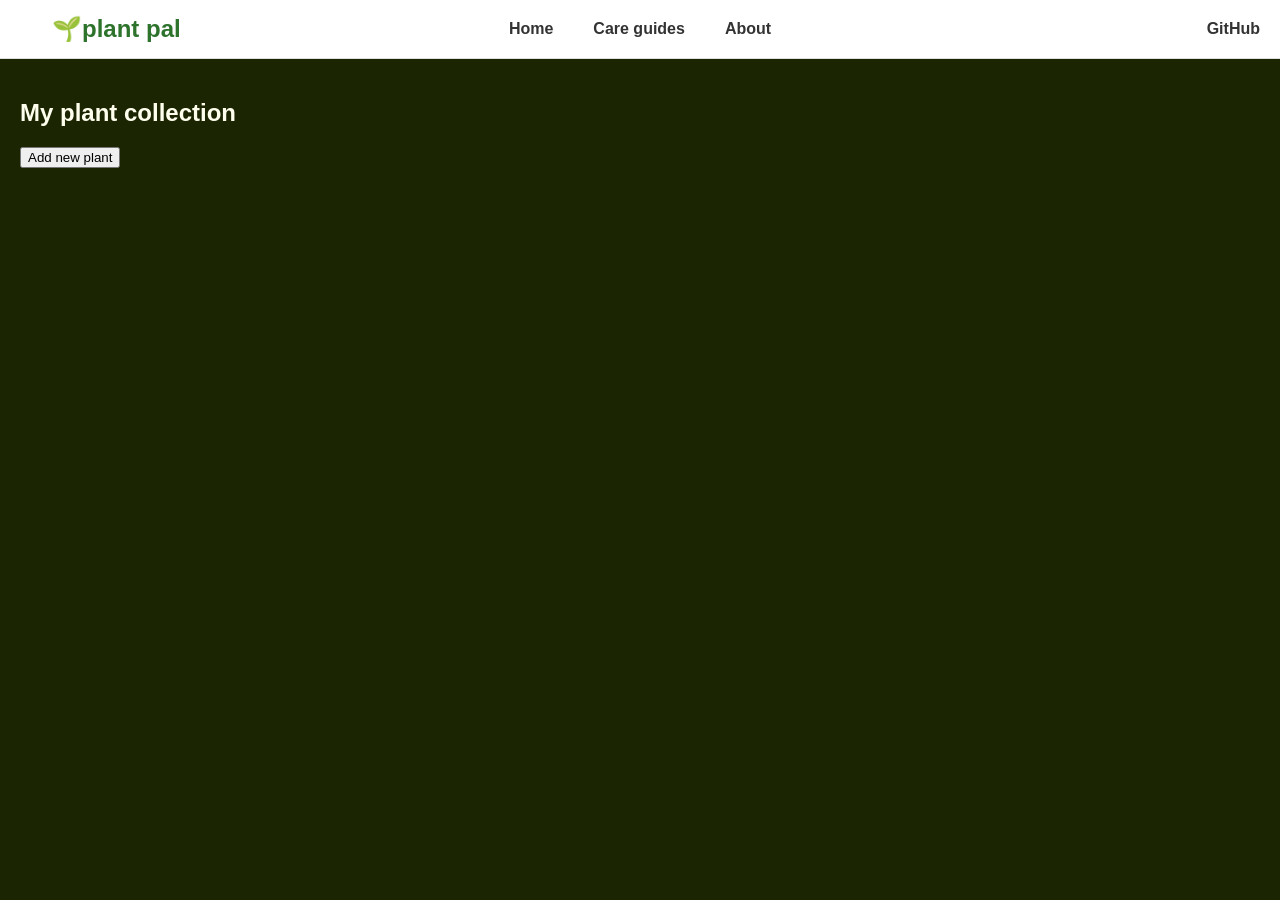
<file: index.html>
<!DOCTYPE html>
<html lang="en">
<head>
  <meta charset="UTF-8">
  <meta name="viewport" content="width=device-width, initial-scale=1.0">
  <title>plantpal - find your perfect plantcompanion</title>
  <link rel="stylesheet" href="styles.css">
  <link href="https://fonts.google.com/">
</head>
<body>


  <!-- navigation Header -->
  <header class="navbar">
    <a href="index.html"  class="logo">
      <svg width="24" height="24" viewBox="0 0 24 24" fill="none" stroke="current color" stroke-width="2" ><path d="m11 20A7 0 0 1 9.8 6.1C15.5 17 4.4 19 2c1 2 2 4.1 2 9 0 5-4 9-10 9z"/></svg>
<span> 🌱plant pal</span>

    </a>
    <nav>
      <a href="index.html">Home</a>
      <a href="care-guides.html">Care guides</a>
      <a href="about.html">About</a>
      <a class="github-link" href="https://github.com/wanguisandrak-crypto/plant-pal" target="_blank" rel="noopener noreferrer">GitHub</a>
    </nav>

 </header>
<main>
<section id="dashboard">
  <h2>My plant collection</h2>
  <button id="addplant-btn" type="button">Add new plant</button>
  <div id="plant-container" class="plant-grid"></div>
  <section id="plantform-modal" class="modal hidden" aria-label="Add a plant">
    <div class="modal-content">
      <button type="button" id="close-btn" class="close-btn" aria-label="Close">&times;</button>
      <form id="plantform">
        <input type="text" id="plant-name" placeholder="Plant name" aria-label="Plant name" required>
        <input type="text" id="plant-species" placeholder="Plant species" aria-label="Plant species" required>
        <input type="text" id="plant-location" placeholder="Location" aria-label="Location" required>
        <input type="number" id="water-frequency" placeholder="Watering frequency (days)" aria-label="Watering frequency in days" required>
        <button type="submit" id="addplant">Add plant</button>
      </form>
    </div>
  </section>
  </section>
</main>

<script src="script.js"></script>

</body>
</html>
</file>
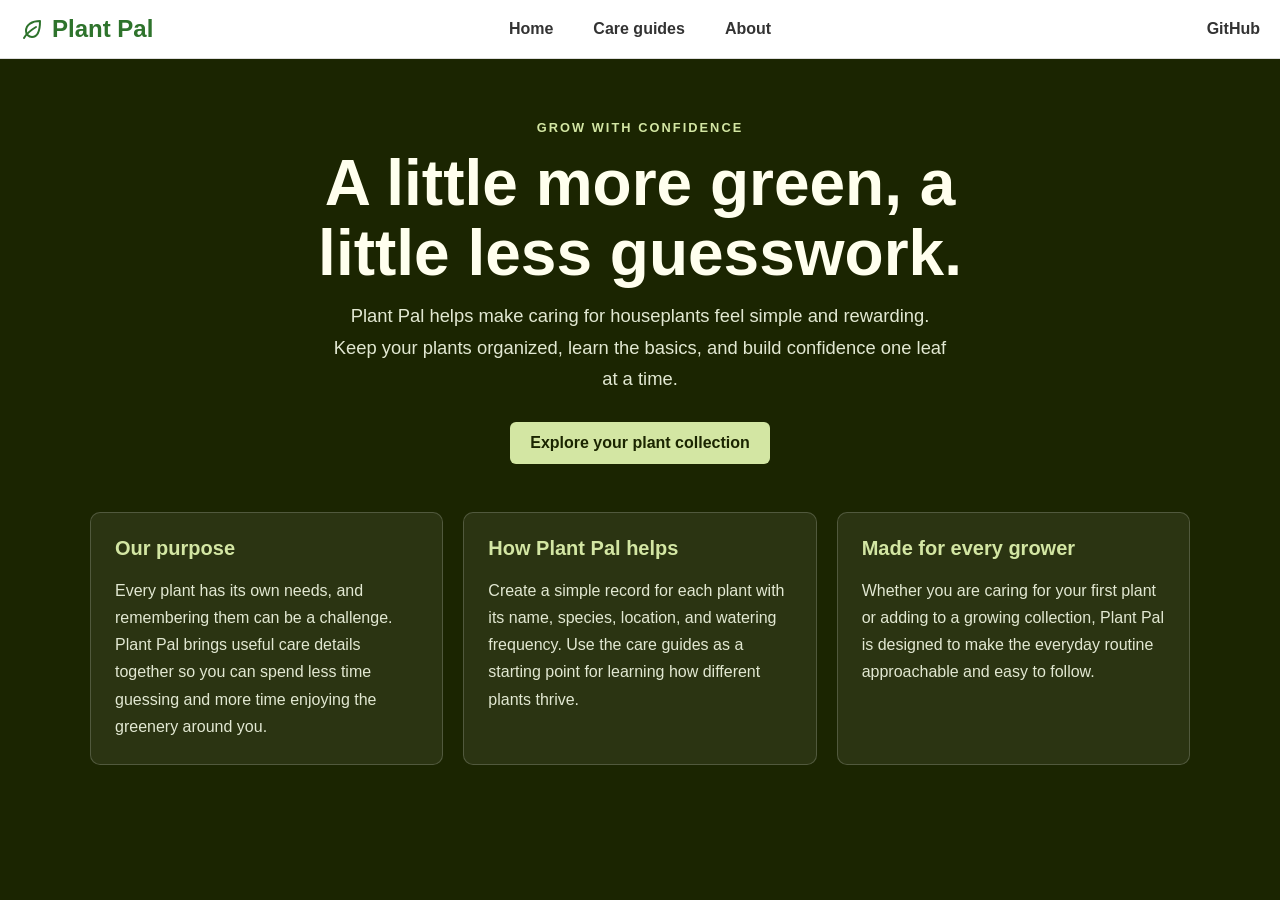
<file: about.html>
<!DOCTYPE html>
<html lang="en">
<head>
  <meta charset="UTF-8">
  <meta name="viewport" content="width=device-width, initial-scale=1.0">
  <title>About Plant Pal</title>
  <link rel="stylesheet" href="styles.css">

</head>
<body>
  
  <header class="navbar">
    <a class="logo" href="index.html">
      <svg aria-hidden="true" focusable="false" width="24" height="24" viewBox="0 0 24 24" fill="none" stroke="currentColor" stroke-width="2" stroke-linecap="round" stroke-linejoin="round">
        <path d="M20 4c-8 0-14 3.5-14 10a6 6 0 0 0 6 6c6.5 0 8-8 8-16Z"/>
        <path d="M4 21c3-5 7-8 12-11"/>
      </svg>
      <span>Plant Pal</span>
    </a>


    <nav>
      <a href="index.html">Home</a>
      <a href="care-guides.html">Care guides</a>
      <a href="about.html" aria-current="page">About</a>
      <a class="github-link" href="https://github.com/wanguisandrak-crypto/plant-pal" target="_blank" rel="noopener noreferrer">GitHub</a>
    </nav>


  </header>
  <main class="about-page">
    <section class="about-hero" aria-labelledby="about-title">
      <p class="about-eyebrow">GROW WITH CONFIDENCE</p>
      <h1 id="about-title">A little more green, a little less guesswork.</h1>
      <p class="about-intro">Plant Pal helps make caring for houseplants feel simple and rewarding. Keep your plants organized, learn the basics, and build confidence one leaf at a time.</p>
      <a class="about-cta" href="index.html">Explore your plant collection</a>
    </section>


    <section class="about-details" aria-label="About Plant Pal">
      <article class="about-card">
        <h2>Our purpose</h2>
        <p>Every plant has its own needs, and remembering them can be a challenge. Plant Pal brings useful care details together so you can spend less time guessing and more time enjoying the greenery around you.</p>
      </article>

      <article class="about-card">
        <h2>How Plant Pal helps</h2>
        <p>Create a simple record for each plant with its name, species, location, and watering frequency. Use the care guides as a starting point for learning how different plants thrive.</p>
      </article>
      
      <article class="about-card">
        <h2>Made for every grower</h2>
        <p>Whether you are caring for your first plant or adding to a growing collection, Plant Pal is designed to make the everyday routine approachable and easy to follow.</p>
      </article>
    </section>
  </main>


</body>
</html>
</file>
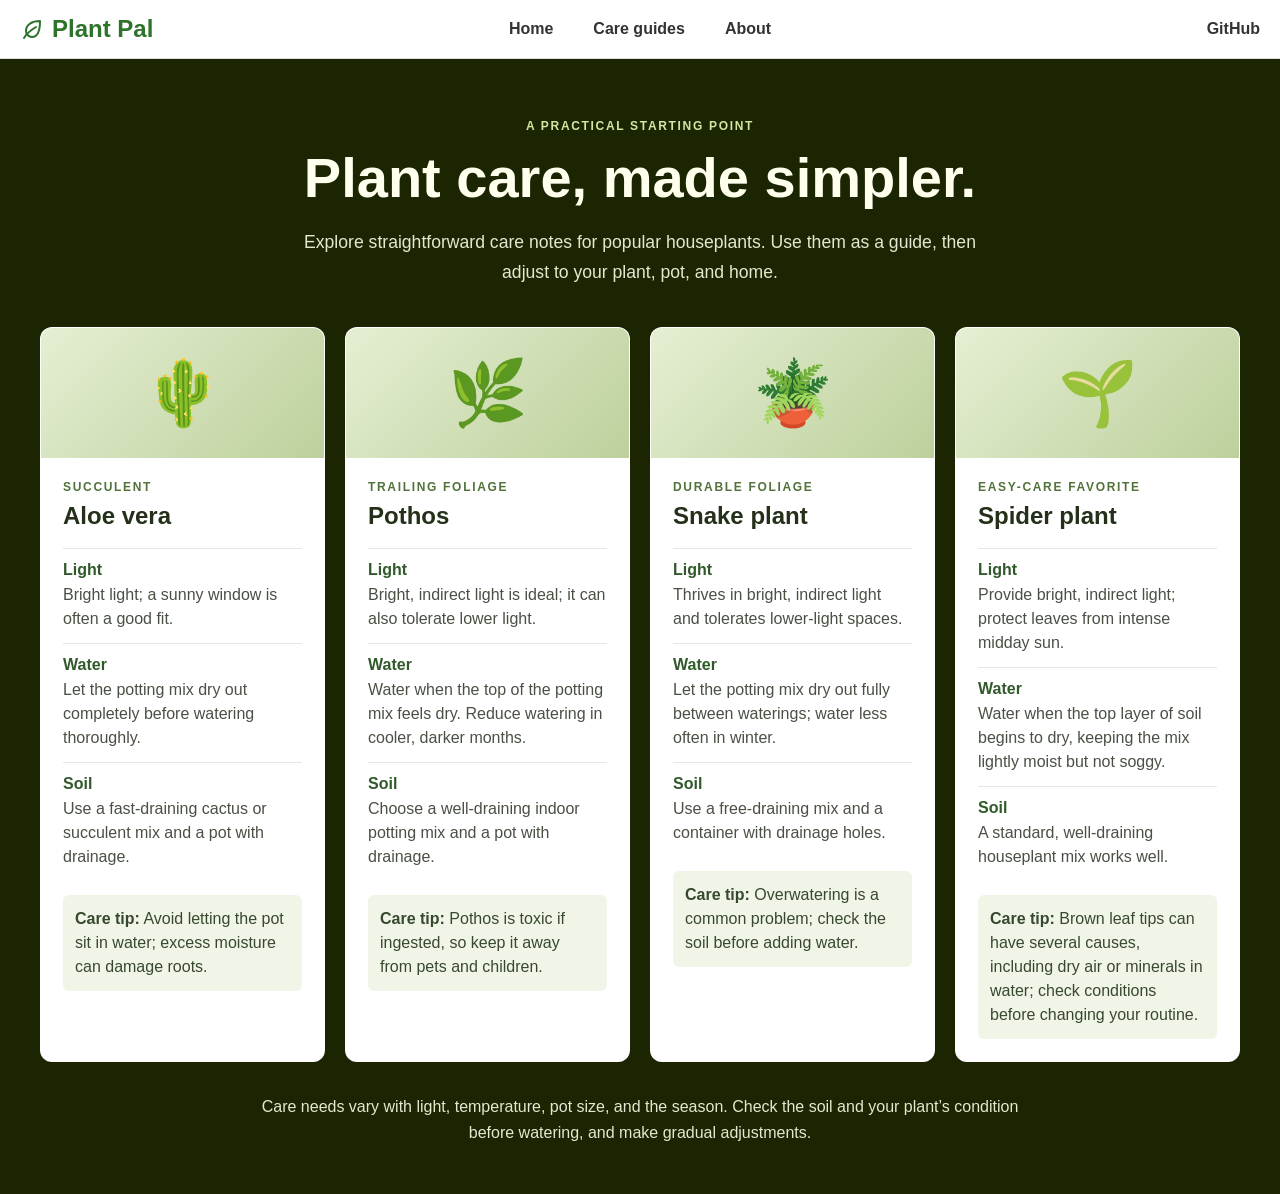
<file: care-guides.html>
<!DOCTYPE html>
<html lang="en">
<head>
  <meta charset="UTF-8">
  <meta name="viewport" content="width=device-width, initial-scale=1.0">
  <meta name="description" content="Practical indoor plant care guides for aloe vera, pothos, snake plants, and spider plants.">
  <title>Plant Care Guides | Plant Pal</title>
  <link rel="stylesheet" href="styles.css">
</head>
<body>
  <header class="navbar">
    <a class="logo" href="index.html">
      <svg aria-hidden="true" focusable="false" width="24" height="24" viewBox="0 0 24 24" fill="none" stroke="currentColor" stroke-width="2" stroke-linecap="round" stroke-linejoin="round">
        <path d="M20 4c-8 0-14 3.5-14 10a6 6 0 0 0 6 6c6.5 0 8-8 8-16Z"/>
        <path d="M4 21c3-5 7-8 12-11"/>
      </svg>
      <span>Plant Pal</span>
    </a>
    <nav>
      <a href="index.html">Home</a>
      <a href="care-guides.html" aria-current="page">Care guides</a>
      <a href="about.html">About</a>
      <a class="github-link" href="https://github.com/wanguisandrak-crypto/plant-pal" target="_blank" rel="noopener noreferrer">GitHub</a>
    </nav>
  </header>
  <main class="care-guides-page">
    <section class="care-guides-hero" aria-labelledby="care-guides-title">
      <p class="care-guides-eyebrow">A PRACTICAL STARTING POINT</p>
      <h1 id="care-guides-title">Plant care, made simpler.</h1>
      <p>Explore straightforward care notes for popular houseplants. Use them as a guide, then adjust to your plant, pot, and home.</p>
    </section>

    <section class="care-guides-grid" aria-label="Plant care guides">
      <article class="care-guide-card">
        <div class="care-guide-visual" aria-hidden="true">🌵</div>
        <div class="care-guide-content">
          <p class="care-guide-type">SUCCULENT</p>
          <h2>Aloe vera</h2>
          <dl class="care-guide-facts">
            <div><dt>Light</dt><dd>Bright light; a sunny window is often a good fit.</dd></div>
            <div><dt>Water</dt><dd>Let the potting mix dry out completely before watering thoroughly.</dd></div>
            <div><dt>Soil</dt><dd>Use a fast-draining cactus or succulent mix and a pot with drainage.</dd></div>
          </dl>
          <p class="care-guide-tip"><strong>Care tip:</strong> Avoid letting the pot sit in water; excess moisture can damage roots.</p>
        </div>
      </article>

      <article class="care-guide-card">
        <div class="care-guide-visual" aria-hidden="true">🌿</div>
        <div class="care-guide-content">
          <p class="care-guide-type">TRAILING FOLIAGE</p>
          <h2>Pothos</h2>
          <dl class="care-guide-facts">
            <div><dt>Light</dt><dd>Bright, indirect light is ideal; it can also tolerate lower light.</dd></div>
            <div><dt>Water</dt><dd>Water when the top of the potting mix feels dry. Reduce watering in cooler, darker months.</dd></div>
            <div><dt>Soil</dt><dd>Choose a well-draining indoor potting mix and a pot with drainage.</dd></div>
          </dl>
          <p class="care-guide-tip"><strong>Care tip:</strong> Pothos is toxic if ingested, so keep it away from pets and children.</p>
        </div>
      </article>

      <article class="care-guide-card">
        <div class="care-guide-visual" aria-hidden="true">🪴</div>
        <div class="care-guide-content">
          <p class="care-guide-type">DURABLE FOLIAGE</p>
          <h2>Snake plant</h2>
          <dl class="care-guide-facts">
            <div><dt>Light</dt><dd>Thrives in bright, indirect light and tolerates lower-light spaces.</dd></div>
            <div><dt>Water</dt><dd>Let the potting mix dry out fully between waterings; water less often in winter.</dd></div>
            <div><dt>Soil</dt><dd>Use a free-draining mix and a container with drainage holes.</dd></div>
          </dl>
          <p class="care-guide-tip"><strong>Care tip:</strong> Overwatering is a common problem; check the soil before adding water.</p>
        </div>
      </article>

      <article class="care-guide-card">
        <div class="care-guide-visual" aria-hidden="true">🌱</div>
        <div class="care-guide-content">
          <p class="care-guide-type">EASY-CARE FAVORITE</p>
          <h2>Spider plant</h2>
          <dl class="care-guide-facts">
            <div><dt>Light</dt><dd>Provide bright, indirect light; protect leaves from intense midday sun.</dd></div>
            <div><dt>Water</dt><dd>Water when the top layer of soil begins to dry, keeping the mix lightly moist but not soggy.</dd></div>
            <div><dt>Soil</dt><dd>A standard, well-draining houseplant mix works well.</dd></div>
          </dl>
          <p class="care-guide-tip"><strong>Care tip:</strong> Brown leaf tips can have several causes, including dry air or minerals in water; check conditions before changing your routine.</p>
        </div>
      </article>
    </section>

    <p class="care-guides-note">Care needs vary with light, temperature, pot size, and the season. Check the soil and your plant’s condition before watering, and make gradual adjustments.</p>
  </main>
</body>
</html>
</file>
<file: styles.css>
body{
  margin: 0%;
  font-family: Arial, Helvetica, sans-serif;
  background-color: #1b2501;
  color: #ffe;
}

header{
  background-color: #fff;
  padding: 20px;
  border-bottom: 1px solid #ddd;
}

.navbar{
  display: flex;
  justify-content: center;
  align-items: center ;
  position: relative;

}


.logo{
  display: flex;
  align-items: center;
  gap: 8px;
  font-size: 24px;
  font-weight: bold;
  text-decoration: none;
  color: #2e732c;

}


.navbar nav {
  display: flex;
  align-items: center;
  justify-content: center;
  gap: 40px;
}

.navbar .logo {
  position: absolute;
  left: 20px;
}

.navbar .github-link {
  position: absolute;
  right: 20px;
}

.navbar nav a {
  text-decoration: none;
  color: #333;
  font-weight: bold;
}
.about-page {
  max-width: 1100px;
  margin: 0 auto;
  padding: 48px 24px;
}

.about-hero {
  max-width: 760px;
  margin: 0 auto 48px;
  text-align: center;
}

.about-eyebrow {
  color: #d3e6a3;
  font-size: 0.8rem;
  font-weight: bold;
  letter-spacing: 0.16em;
}

.about-hero h1 {
  margin: 12px 0;
  font-size: clamp(2.2rem, 6vw, 4rem);
  line-height: 1.1;
}

.about-intro {
  max-width: 620px;
  margin: 0 auto 28px;
  color: #e2e8d2;
  font-size: 1.15rem;
  line-height: 1.7;
}

.about-cta {
  display: inline-block;
  padding: 12px 20px;
  border-radius: 6px;
  background-color: #d3e6a3;
  color: #1b2501;
  font-weight: bold;
  text-decoration: none;
}

.about-cta:hover {
  background-color: #e3f0c1;
}

.about-details {
  display: grid;
  grid-template-columns: repeat(auto-fit, minmax(220px, 1fr));
  gap: 20px;
}

.about-card {
  padding: 24px;
  border: 1px solid rgb(255 255 255 / 18%);
  border-radius: 10px;
  background-color: rgb(255 255 255 / 7%);
}

.about-card h2 {
  margin-top: 0;
  color: #d3e6a3;
  font-size: 1.25rem;
}

.about-card p {
  margin-bottom: 0;
  color: #e2e8d2;
  line-height: 1.7;
}

.care-guides-page {
  max-width: 1200px;
  margin: 0 auto;
  padding: 48px 24px;
}

.care-guides-hero {
  max-width: 720px;
  margin: 0 auto 40px;
  text-align: center;
}

.care-guides-eyebrow,
.care-guide-type {
  color: #d3e6a3;
  font-size: 0.75rem;
  font-weight: bold;
  letter-spacing: 0.14em;
}

.care-guides-hero h1 {
  margin: 10px 0;
  font-size: clamp(2.2rem, 5vw, 3.5rem);
}

.care-guides-hero > p:last-child {
  color: #e2e8d2;
  font-size: 1.1rem;
  line-height: 1.7;
}

.care-guides-grid {
  display: grid;
  grid-template-columns: repeat(auto-fit, minmax(min(100%, 260px), 1fr));
  align-items: stretch;
  gap: 20px;
}

.care-guide-card {
  overflow: hidden;
  border: 1px solid rgb(255 255 255 / 18%);
  border-radius: 12px;
  background-color: #fff;
  color: #243019;
}

.care-guide-visual {
  display: grid;
  min-height: 130px;
  place-items: center;
  background: linear-gradient(135deg, #e5efd3, #bdd09c);
  font-size: 4rem;
}

.care-guide-content {
  padding: 22px;
}

.care-guide-type {
  margin: 0 0 8px;
  color: #52723b;
}

.care-guide-content h2 {
  margin: 0 0 18px;
  font-size: 1.5rem;
}

.care-guide-facts {
  margin: 0;
}

.care-guide-facts div {
  padding: 12px 0;
  border-top: 1px solid #e4e9df;
}

.care-guide-facts dt {
  margin-bottom: 4px;
  color: #315a2b;
  font-weight: bold;
}

.care-guide-facts dd {
  margin: 0;
  color: #495044;
  line-height: 1.5;
}

.care-guide-tip {
  margin: 14px 0 0;
  padding: 12px;
  border-radius: 6px;
  background-color: #f0f5e8;
  color: #38482e;
  line-height: 1.5;
}

.care-guides-note {
  max-width: 760px;
  margin: 32px auto 0;
  color: #e2e8d2;
  line-height: 1.6;
  text-align: center;
}

main{
  padding: 20px;
}
.home-page {
  max-width: 1000px;
  margin: 0 auto;
  padding: 48px 24px 64px;
}

.home-intro {
  margin-bottom: 36px;
}

.home-eyebrow {
  margin: 0 0 12px;
  color: #d3e6a3;
  font-size: 0.75rem;
  font-weight: bold;
  letter-spacing: 0.14em;
}

.home-intro h1 {
  margin: 0;
  font-size: clamp(2rem, 5vw, 3.25rem);
  line-height: 1.15;
}

.home-intro > p:last-child {
  margin: 12px 0 0;
  color: #e2e8d2;
  font-size: 1.1rem;
  line-height: 1.6;
}

.dashboard {
  padding: 28px;
  border: 1px solid rgb(255 255 255 / 18%);
  border-radius: 12px;
  background-color: rgb(255 255 255 / 6%);
}

.collection-heading {
  display: flex;
  align-items: center;
  justify-content: space-between;
  gap: 20px;
  padding-bottom: 20px;
  border-bottom: 1px solid rgb(255 255 255 / 18%);
}

.collection-heading h2 {
  margin: 0;
  font-size: 1.5rem;
}

.collection-heading p {
  margin: 6px 0 0;
  color: #e2e8d2;
}

.primary-button {
  padding: 11px 16px;
  border: 0;
  border-radius: 6px;
  background-color: #d3e6a3;
  color: #1b2501;
  font: inherit;
  font-weight: bold;
  cursor: pointer;
}

.primary-button:hover {
  background-color: #e3f0c1;
}

.empty-state {
  margin: 24px 0 0;
  padding: 28px 20px;
  border: 1px dashed rgb(255 255 255 / 35%);
  border-radius: 8px;
  color: #e2e8d2;
  line-height: 1.6;
  text-align: center;
}

.care-guide-image {
  display: block;
  width: 100%;
  max-width: 360px;
  height: auto;
}
input[type="text"], input[type="number"] {
  box-sizing: border-box;
  width: 100%;
  padding: 8px;
  border: 1px solid #999;
  border-radius: 4px;
  color: #222;
  background-color: #fff;
}

.plant-grid {
  display: grid;
  grid-template-columns: repeat(auto-fit, minmax(200px, 1fr));
  gap: 16px;
  margin-top: 20px;
}

.plant-card {
  padding: 16px;
  border: 1px solid #e1e7d9;
  border-radius: 8px;
  background-color: #fff;
  color: #243019;
}

.plant-card h3 {
  margin-top: 0;
  color: #315a2b;
}

.plant-card p {
  line-height: 1.5;
}

.modal {
  position: fixed;
  inset: 0;
  display: flex;
  align-items: center;
  justify-content: center;
  padding: 20px;
  background-color: rgb(0 0 0 / 50%);
}

.hidden {
  display: none;
}

.modal-content {
  position: relative;
  width: min(100%, 400px);
  padding: 24px;
  border-radius: 8px;
  background-color: #fff;
  color: #243019;
}

.modal-content h2 {
  margin: 0 0 20px;
}

#plantform {
  display: grid;
  gap: 12px;
}

.close-btn {
  position: absolute;
  top: 8px;
  right: 8px;
  border: 0;
  background: transparent;
  font-size: 24px;
  cursor: pointer;
}

@media (max-width: 600px) {
  .home-page {
    padding: 32px 16px 48px;
  }

  .dashboard {
    padding: 20px;
  }

  .collection-heading {
    align-items: flex-start;
    flex-direction: column;
  }
}
</file>
